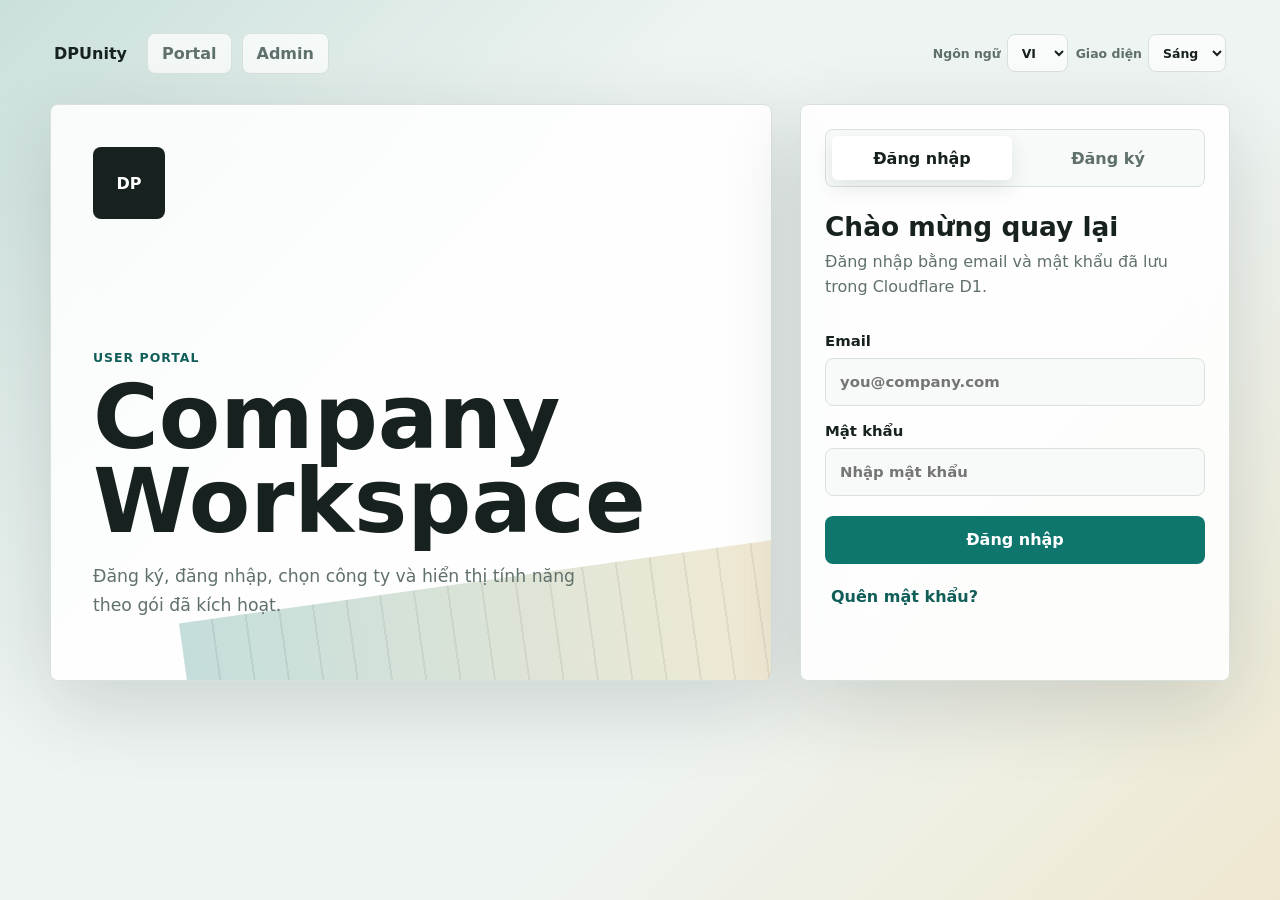
<file: index.html>
<!doctype html>
<html lang="vi">
<head>
  <meta charset="utf-8">
  <meta name="viewport" content="width=device-width, initial-scale=1">
  <meta name="description" content="DPUnity user portal">
  <title>DPUnity Portal</title>
  <link rel="stylesheet" href="./styles.css">
</head>
<body>
  <main class="app-shell">
    <header class="topbar">
      <a class="brand-link" href="./index.html">DPUnity</a>
      <nav>
        <a href="./index.html">Portal</a>
        <a href="./admin.html">Admin</a>
      </nav>
    </header>

    <section class="hero-grid">
      <div class="brand-panel compact">
        <div class="brand-mark">DP</div>
        <div>
          <p class="eyebrow">User Portal</p>
          <h1>Company Workspace</h1>
          <p class="lead">Đăng ký, đăng nhập, chọn công ty và hiển thị tính năng theo gói đã kích hoạt.</p>
        </div>
      </div>

      <section class="auth-panel" aria-label="Authentication">
        <div class="tabs" role="tablist" aria-label="Auth mode">
          <button class="tab active" id="loginTab" type="button" role="tab" aria-selected="true" aria-controls="loginForm">Đăng nhập</button>
          <button class="tab" id="registerTab" type="button" role="tab" aria-selected="false" aria-controls="registerForm">Đăng ký</button>
        </div>

        <form class="form active" id="loginForm" autocomplete="on">
          <div class="form-head">
            <h2>Chào mừng quay lại</h2>
          <p>Đăng nhập bằng email và mật khẩu đã lưu trong Cloudflare D1.</p>
          </div>
          <label>Email<input name="email" type="email" placeholder="you@company.com" autocomplete="email" required></label>
          <label>Mật khẩu<input name="password" type="password" placeholder="Nhập mật khẩu" autocomplete="current-password" required></label>
          <button class="primary" type="submit">Đăng nhập</button>
          <button class="link-button" id="forgotPasswordButton" type="button">Quên mật khẩu?</button>
        </form>

        <form class="form" id="forgotPasswordForm" autocomplete="on">
          <div class="form-head">
            <h2>Quên mật khẩu</h2>
            <p>Nhập email tài khoản. Hệ thống sẽ tạo yêu cầu để SuperRootAdmin đặt lại mật khẩu.</p>
          </div>
          <label>Email<input name="email" type="email" placeholder="you@company.com" autocomplete="email" required></label>
          <div class="button-row">
            <button class="primary" type="submit">Gửi yêu cầu</button>
            <button class="secondary" id="backToLoginButton" type="button">Quay lại</button>
          </div>
        </form>

        <form class="form" id="registerForm" autocomplete="on">
          <div class="form-head">
            <h2>Tạo tài khoản</h2>
          <p>Tài khoản sẽ được lưu trong Cloudflare D1 và dùng được trên mọi thiết bị.</p>
          </div>
          <label>Họ tên<input name="name" type="text" placeholder="Nguyễn Văn A" autocomplete="name" minlength="2" required></label>
          <label>Email<input name="email" type="email" placeholder="you@company.com" autocomplete="email" required></label>
          <label>Mật khẩu<input name="password" type="password" placeholder="Tối thiểu 8 ký tự" autocomplete="new-password" minlength="8" required></label>
          <button class="primary" type="submit">Tạo tài khoản</button>
        </form>

        <section class="dashboard" id="dashboard" aria-live="polite">
          <div>
            <p class="eyebrow">Đã đăng nhập</p>
            <h2 id="welcomeName">Xin chào</h2>
            <p id="welcomeEmail"></p>
          </div>
          <button class="secondary" id="logoutButton" type="button">Đăng xuất</button>
        </section>

        <p class="message" id="message" role="status" aria-live="polite"></p>
      </section>
    </section>

    <section class="workspace hidden" id="companySection">
      <div class="section-head">
        <div>
          <p class="eyebrow">Company</p>
          <h2>Chọn công ty</h2>
        </div>
        <button class="secondary" id="refreshCompaniesButton" type="button">Tải lại</button>
      </div>
      <div class="company-list" id="companyList"></div>
    </section>
  </main>

  <script src="./ui.js?v=20260613-vi-diacritics"></script>
  <script src="./config.js"></script>
  <script src="./app.js?v=20260613-vi-diacritics"></script>
</body>
</html>
</file>
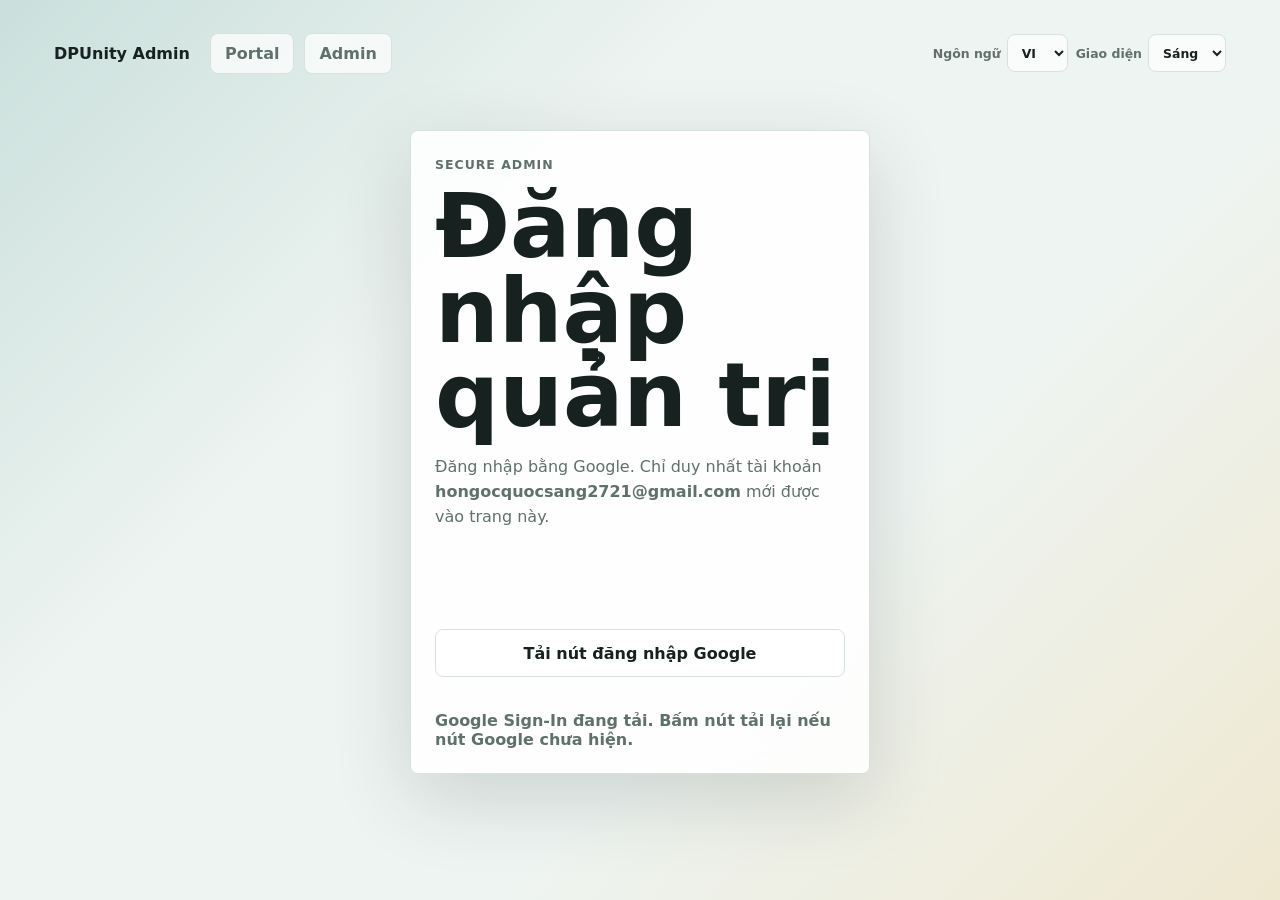
<file: admin.html>
<!doctype html>
<html lang="vi">
<head>
  <meta charset="utf-8">
  <meta name="viewport" content="width=device-width, initial-scale=1">
  <meta name="description" content="DPUnity admin console">
  <title>DPUnity Admin</title>
  <link rel="stylesheet" href="./styles.css">
</head>
<body>
  <main class="app-shell">
    <header class="topbar">
      <a class="brand-link" href="./admin.html">DPUnity Admin</a>
      <nav>
        <a href="./index.html">Portal</a>
        <a href="./admin.html">Admin</a>
      </nav>
    </header>

    <section class="auth-panel admin-login-panel" id="adminLoginPanel" aria-label="Admin login">
      <form class="form active" id="adminLoginForm" autocomplete="on">
        <div class="form-head">
          <p class="eyebrow">Secure Admin</p>
          <h1>Đăng nhập quản trị</h1>
          <p>Đăng nhập bằng Google. Chỉ duy nhất tài khoản <strong>hongocquocsang2721@gmail.com</strong> mới được vào trang này.</p>
        </div>
        <div class="google-login" id="googleSignInButton"></div>
        <button class="secondary" id="googleFallbackButton" type="button">Tải nút đăng nhập Google</button>
        <p class="message" id="adminLoginMessage" role="status" aria-live="polite"></p>
      </form>
    </section>

    <section class="workspace hidden" id="adminHeader">
      <div class="section-head">
        <div>
          <p class="eyebrow">Control Center</p>
          <h1>Quản trị hệ thống</h1>
          <p class="muted" id="adminIdentity"></p>
        </div>
        <div class="button-row">
          <button class="secondary" id="refreshButton" type="button">Tải lại</button>
          <button class="danger" id="adminLogoutButton" type="button">Đăng xuất</button>
        </div>
      </div>
      <p class="message" id="adminMessage" role="status" aria-live="polite"></p>
    </section>

    <section class="admin-grid hidden" id="adminContent">
      <article class="manager-panel">
        <h2>User đã đăng ký</h2>
        <form class="inline-form" id="userForm">
          <input type="hidden" name="id">
          <label>Họ tên<input name="name" type="text" required></label>
          <label>Email<input name="email" type="email" required></label>
          <label>Mật khẩu<input name="password" type="password" placeholder="Nhập khi tạo hoặc đổi mật khẩu"></label>
          <label>Role<input name="role" type="text" value="user" placeholder="user, rootadmin"></label>
          <div class="button-row">
            <button class="primary" type="submit">Lưu user</button>
            <button class="secondary" type="button" data-reset-form="userForm">Mới</button>
          </div>
        </form>
        <div class="table-wrap">
          <table>
            <thead><tr><th>Name</th><th>Email</th><th>Role</th><th></th></tr></thead>
            <tbody id="usersTable"></tbody>
          </table>
        </div>
      </article>

      <article class="manager-panel">
        <h2>Gói kích hoạt</h2>
        <form class="inline-form" id="packageForm">
          <input type="hidden" name="id">
          <label>Tên gói<input name="name" type="text" placeholder="Web" required></label>
          <label>Code<input name="code" type="text" placeholder="web" required></label>
          <label>Mô tả<input name="description" type="text" placeholder="Kích hoạt tính năng web"></label>
          <div class="button-row">
            <button class="primary" type="submit">Lưu gói</button>
            <button class="secondary" type="button" data-reset-form="packageForm">Mới</button>
          </div>
        </form>
        <div class="table-wrap">
          <table>
            <thead><tr><th>Name</th><th>Code</th><th>Description</th><th></th></tr></thead>
            <tbody id="packagesTable"></tbody>
          </table>
        </div>
      </article>

      <article class="manager-panel">
        <h2>Yêu cầu quên mật khẩu</h2>
        <div class="table-wrap">
          <table>
            <thead><tr><th>Email</th><th>User</th><th>Status</th><th></th></tr></thead>
            <tbody id="passwordResetTable"></tbody>
          </table>
        </div>
      </article>

      <article class="manager-panel wide">
        <h2>Công ty</h2>
        <form class="inline-form company-form" id="companyForm">
          <input type="hidden" name="id">
          <label>Tên công ty<input name="name" type="text" required></label>
          <label>Root admin<select name="rootAdminUserId" id="rootAdminSelect"></select></label>
          <fieldset>
            <legend>Gói được kích hoạt</legend>
            <div class="check-grid" id="companyPackageChecks"></div>
          </fieldset>
          <div class="button-row">
            <button class="primary" type="submit">Lưu công ty</button>
            <button class="secondary" type="button" data-reset-form="companyForm">Mới</button>
          </div>
        </form>
        <div class="table-wrap">
          <table>
            <thead><tr><th>Company</th><th>Root admin</th><th>Packages</th><th></th></tr></thead>
            <tbody id="companiesTable"></tbody>
          </table>
        </div>
      </article>
    </section>
  </main>

  <script src="https://accounts.google.com/gsi/client" async defer></script>
  <script src="./ui.js?v=20260613-vi-diacritics"></script>
  <script src="./config.js"></script>
  <script src="./admin.js?v=20260613-vi-diacritics"></script>
</body>
</html>
</file>
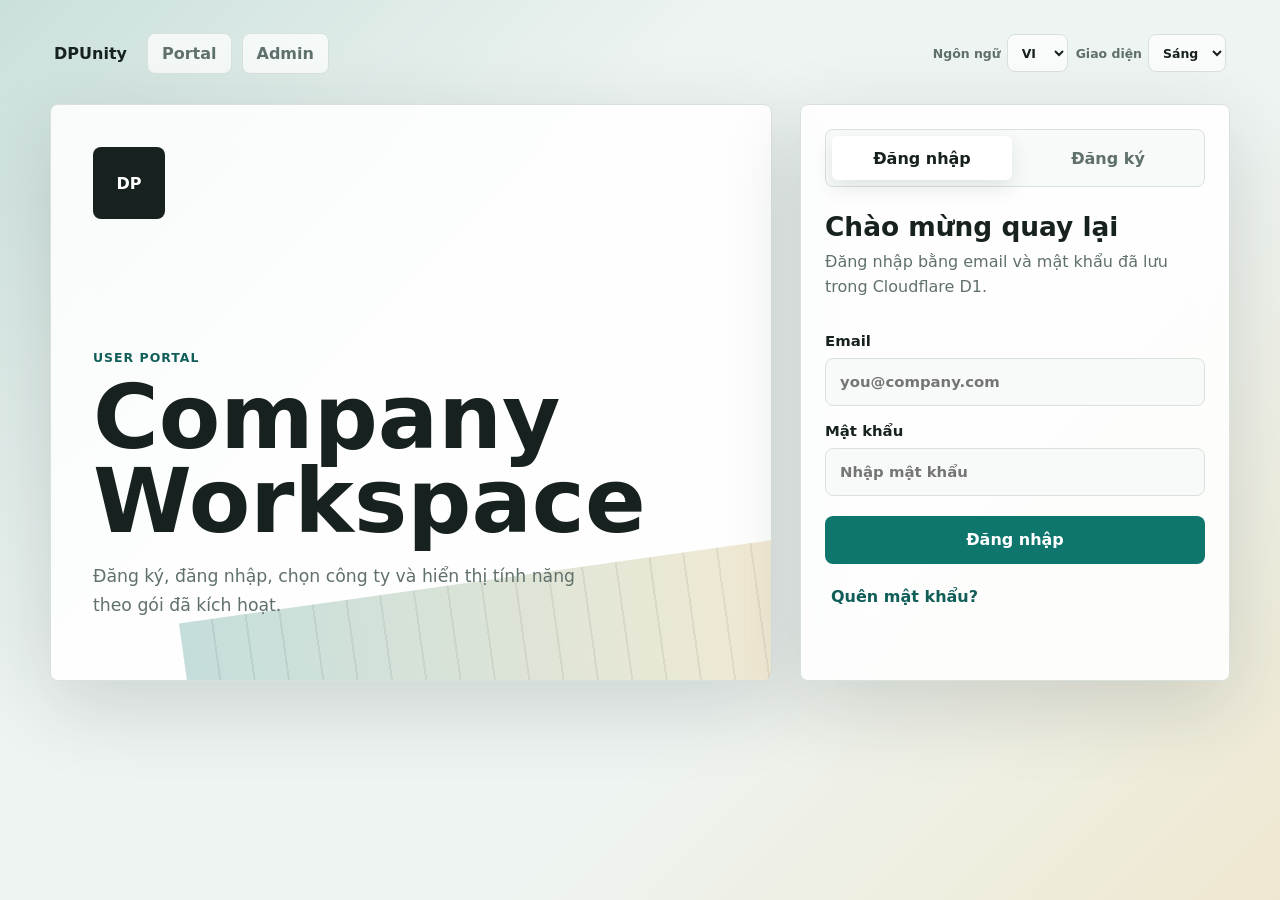
<file: workspace.html>
<!doctype html>
<html lang="vi">
<head>
  <meta charset="utf-8">
  <meta name="viewport" content="width=device-width, initial-scale=1">
  <meta name="description" content="DPUnity company workspace">
  <title>DPUnity Workspace</title>
  <link rel="stylesheet" href="./styles.css">
</head>
<body>
  <main class="app-shell">
    <header class="topbar">
      <a class="brand-link" href="./index.html">DPUnity</a>
      <nav>
        <a href="./index.html">Portal</a>
        <a href="./admin.html">Admin</a>
      </nav>
    </header>

    <section class="workspace">
      <div class="section-head">
        <div>
          <p class="eyebrow">Workspace</p>
          <h1 id="workspaceCompanyName">Đang tải</h1>
          <p class="muted" id="workspaceUser"></p>
        </div>
        <a class="secondary nav-button" href="./index.html">Đổi công ty</a>
      </div>
      <p class="message" id="workspaceMessage" role="status" aria-live="polite"></p>
    </section>

    <section class="workspace-tabs hidden" id="workspaceTabs">
      <button class="tab active" type="button" data-view="dashboard">Dashboard</button>
      <button class="tab" type="button" data-view="people">Nhân sự</button>
      <button class="tab" type="button" data-view="notes">Sticky Note</button>
    </section>

    <section class="workspace" id="dashboardView">
      <div id="dashboardContent"></div>
    </section>

    <section class="workspace hidden" id="notesView">
      <div class="section-head">
        <div>
          <p class="eyebrow">Sticky Notes</p>
          <h2>Ghi chú công ty</h2>
        </div>
      </div>
      <form class="inline-form" id="stickyForm">
        <input type="hidden" name="id">
        <label>Tiêu đề<input name="title" type="text" placeholder="Công việc cần nhớ"></label>
        <label>Màu nền<input name="color" type="color" value="#fff7ad"></label>
        <fieldset class="wide-field">
          <legend>Quyền xem</legend>
          <div class="check-grid" id="noteViewerList"></div>
        </fieldset>
        <label class="wide-field">Nội dung<textarea name="content" rows="4" required></textarea></label>
        <div class="button-row">
          <button class="primary" type="submit">Lưu note</button>
          <button class="secondary" id="resetStickyButton" type="button">Mới</button>
        </div>
      </form>
      <div class="sticky-grid" id="stickyList"></div>
    </section>

    <section class="workspace hidden" id="peopleView">
      <div class="section-head">
        <div>
          <p class="eyebrow">People</p>
          <h2>Quản lý nhân sự</h2>
        </div>
      </div>
      <form class="inline-form" id="memberForm">
        <label>Email thành viên<input name="email" type="email" placeholder="user@company.com" required></label>
        <label>Vai trò
          <select name="role">
            <option value="member">Member</option>
            <option value="rootadmin">Root admin</option>
          </select>
        </label>
        <div class="button-row">
          <button class="primary" type="submit">Thêm thành viên</button>
        </div>
      </form>
      <div class="table-wrap" id="memberList"></div>
    </section>
  </main>

  <script src="./ui.js?v=20260613-vi-diacritics"></script>
  <script src="./config.js"></script>
  <script src="./workspace.js?v=20260613-vi-diacritics"></script>
</body>
</html>
</file>
<file: styles.css>
:root {
  color-scheme: light;
  --ink: #17211f;
  --muted: #60706c;
  --line: #d9e1dc;
  --panel: #ffffff;
  --field: #f7faf8;
  --surface: rgba(255, 255, 255, 0.86);
  --surface-strong: rgba(255, 255, 255, 0.94);
  --nav-surface: rgba(255, 255, 255, 0.72);
  --body-bg: #eef4f1;
  --tab-active: #ffffff;
  --accent: #0f766e;
  --accent-strong: #115e59;
  --amber: #f59e0b;
  --rose: #e11d48;
  --shadow: 0 24px 80px rgba(24, 38, 35, 0.16);
  font-family: Inter, ui-sans-serif, system-ui, -apple-system, BlinkMacSystemFont, "Segoe UI", sans-serif;
}

[data-theme="dark"] {
  color-scheme: dark;
  --ink: #eef8f5;
  --muted: #9fb2ad;
  --line: #2b3d38;
  --panel: #111c19;
  --field: #172521;
  --surface: rgba(17, 28, 25, 0.9);
  --surface-strong: rgba(22, 34, 31, 0.96);
  --nav-surface: rgba(17, 28, 25, 0.82);
  --body-bg: #0c1412;
  --tab-active: #22332f;
  --accent: #2dd4bf;
  --accent-strong: #5eead4;
  --amber: #fbbf24;
  --rose: #fb7185;
  --shadow: 0 24px 80px rgba(0, 0, 0, 0.34);
}

* {
  box-sizing: border-box;
}

body {
  margin: 0;
  min-height: 100vh;
  color: var(--ink);
  background:
    linear-gradient(135deg, rgba(15, 118, 110, 0.16), transparent 34%),
    linear-gradient(315deg, rgba(245, 158, 11, 0.14), transparent 36%),
    var(--body-bg);
}

button,
input,
select,
textarea {
  font: inherit;
}

a {
  color: inherit;
  text-decoration: none;
}

.shell {
  width: min(1120px, calc(100% - 32px));
  min-height: 100vh;
  margin: 0 auto;
  display: grid;
  grid-template-columns: minmax(0, 1fr) 430px;
  gap: 28px;
  align-items: center;
  padding: 32px 0;
}

.app-shell {
  width: min(1180px, calc(100% - 32px));
  min-height: 100vh;
  margin: 0 auto;
  padding: 24px 0 48px;
}

.topbar {
  min-height: 58px;
  display: flex;
  align-items: center;
  justify-content: space-between;
  gap: 20px;
  margin-bottom: 22px;
  padding: 0 4px;
}

.brand-link {
  font-weight: 900;
}

.topbar nav {
  display: flex;
  gap: 10px;
}

.topbar nav a {
  padding: 10px 14px;
  border: 1px solid var(--line);
  border-radius: 8px;
  background: var(--nav-surface);
  color: var(--muted);
  font-weight: 750;
}

.preference-controls {
  display: flex;
  align-items: center;
  gap: 8px;
  margin-left: auto;
}

.preference-controls label {
  display: flex;
  align-items: center;
  gap: 6px;
  color: var(--muted);
  font-size: 0.78rem;
  font-weight: 800;
}

.preference-controls select {
  width: auto;
  min-height: 38px;
  padding: 0 10px;
  border-radius: 8px;
  background: var(--nav-surface);
}

.hero-grid {
  display: grid;
  grid-template-columns: minmax(0, 1fr) 430px;
  gap: 28px;
  align-items: stretch;
}

.brand-panel,
.auth-panel {
  background: var(--surface);
  border: 1px solid var(--line);
  box-shadow: var(--shadow);
  backdrop-filter: blur(18px);
}

.brand-panel {
  min-height: 620px;
  display: flex;
  flex-direction: column;
  justify-content: space-between;
  padding: 42px;
  border-radius: 8px;
  overflow: hidden;
  position: relative;
}

.brand-panel.compact {
  min-height: 480px;
}

.brand-panel::after {
  content: "";
  position: absolute;
  inset: auto -20% -30% 20%;
  height: 280px;
  background:
    linear-gradient(90deg, rgba(15, 118, 110, 0.24), rgba(245, 158, 11, 0.18)),
    repeating-linear-gradient(90deg, transparent 0 32px, rgba(23, 33, 31, 0.08) 32px 34px);
  transform: rotate(-8deg);
}

.brand-panel > * {
  position: relative;
  z-index: 1;
}

.brand-mark {
  width: 72px;
  height: 72px;
  display: grid;
  place-items: center;
  border-radius: 8px;
  background: var(--ink);
  color: white;
  font-weight: 800;
  letter-spacing: 0;
}

.eyebrow {
  margin: 0 0 10px;
  color: var(--accent-strong);
  font-size: 0.78rem;
  font-weight: 800;
  letter-spacing: 0.08em;
  text-transform: uppercase;
}

h1,
h2,
p {
  margin-top: 0;
}

h1 {
  max-width: 680px;
  margin-bottom: 18px;
  font-size: clamp(3.4rem, 7vw, 6.6rem);
  line-height: 0.94;
  letter-spacing: 0;
}

.lead {
  max-width: 520px;
  color: var(--muted);
  font-size: 1.08rem;
  line-height: 1.7;
}

.stats {
  display: grid;
  grid-template-columns: repeat(3, minmax(0, 1fr));
  gap: 12px;
}

.stats div {
  min-height: 118px;
  padding: 18px;
  border: 1px solid var(--line);
  border-radius: 8px;
  background: rgba(255, 255, 255, 0.72);
}

.stats span {
  display: block;
  margin-bottom: 10px;
  font-weight: 800;
  color: var(--ink);
}

.stats small {
  color: var(--muted);
  line-height: 1.5;
}

.auth-panel {
  border-radius: 8px;
  padding: 24px;
}

.tabs {
  display: grid;
  grid-template-columns: 1fr 1fr;
  gap: 6px;
  padding: 6px;
  margin-bottom: 24px;
  border: 1px solid var(--line);
  border-radius: 8px;
  background: var(--field);
}

.tab {
  min-height: 44px;
  border: 0;
  border-radius: 6px;
  background: transparent;
  color: var(--muted);
  cursor: pointer;
  font-weight: 750;
}

.tab.active {
  background: var(--tab-active);
  color: var(--ink);
  box-shadow: 0 8px 20px rgba(24, 38, 35, 0.1);
}

.form {
  display: none;
}

.form.active {
  display: grid;
  gap: 16px;
}

.form-head h2,
.dashboard h2 {
  margin-bottom: 8px;
  font-size: 1.65rem;
}

.form-head p,
.dashboard p {
  color: var(--muted);
  line-height: 1.55;
}

label {
  display: grid;
  gap: 8px;
  color: var(--ink);
  font-size: 0.93rem;
  font-weight: 700;
}

input,
select,
textarea {
  width: 100%;
  min-height: 48px;
  padding: 0 14px;
  border: 1px solid var(--line);
  border-radius: 8px;
  outline: none;
  background: var(--field);
  color: var(--ink);
}

textarea {
  min-height: 120px;
  padding: 12px 14px;
  resize: vertical;
}

input:focus,
select:focus,
textarea:focus {
  border-color: var(--accent);
  box-shadow: 0 0 0 4px rgba(15, 118, 110, 0.14);
}

.primary,
.secondary,
.danger {
  min-height: 48px;
  border: 0;
  border-radius: 8px;
  cursor: pointer;
  font-weight: 800;
}

.link-button {
  min-height: 34px;
  border: 0;
  background: transparent;
  color: var(--accent-strong);
  cursor: pointer;
  font-weight: 800;
  text-align: left;
}

.primary {
  margin-top: 4px;
  background: var(--accent);
  color: white;
}

.primary:hover {
  background: var(--accent-strong);
}

.secondary {
  padding: 0 18px;
  border: 1px solid var(--line);
  background: var(--surface-strong);
  color: var(--ink);
}

.danger {
  padding: 0 14px;
  border: 1px solid rgba(225, 29, 72, 0.32);
  background: #fff1f2;
  color: var(--rose);
}

.small {
  min-height: 34px;
  padding: 0 10px;
  font-size: 0.86rem;
}

.dashboard {
  display: none;
  gap: 18px;
  padding: 22px;
  border: 1px solid var(--line);
  border-radius: 8px;
  background: var(--field);
}

.dashboard.active {
  display: grid;
}

.message {
  min-height: 24px;
  margin: 18px 0 0;
  color: var(--muted);
  font-weight: 700;
}

.message.success {
  color: var(--accent-strong);
}

.message.error {
  color: var(--rose);
}

.hidden {
  display: none !important;
}

.workspace,
.manager-panel,
.data-card,
.intro-panel {
  border: 1px solid var(--line);
  border-radius: 8px;
  background: var(--surface);
  box-shadow: 0 18px 58px rgba(24, 38, 35, 0.1);
}

.workspace {
  margin-top: 24px;
  padding: 24px;
}

.section-head {
  display: flex;
  align-items: center;
  justify-content: space-between;
  gap: 20px;
  margin-bottom: 18px;
}

.section-head h1,
.section-head h2 {
  margin-bottom: 0;
}

.admin-grid {
  display: grid;
  grid-template-columns: repeat(2, minmax(0, 1fr));
  gap: 18px;
}

.admin-login-panel {
  width: min(460px, 100%);
  margin: 48px auto 0;
}

.google-login {
  min-height: 44px;
  display: flex;
  align-items: center;
  margin-top: 8px;
}

.manager-panel {
  padding: 22px;
}

.manager-panel.wide {
  grid-column: 1 / -1;
}

.manager-panel h2 {
  margin-bottom: 18px;
  font-size: 1.3rem;
}

.inline-form {
  display: grid;
  grid-template-columns: repeat(2, minmax(0, 1fr));
  gap: 14px;
  margin-bottom: 20px;
}

.inline-form label {
  font-size: 0.88rem;
}

.company-form {
  grid-template-columns: repeat(3, minmax(0, 1fr));
}

fieldset {
  margin: 0;
  padding: 12px;
  border: 1px solid var(--line);
  border-radius: 8px;
}

legend {
  padding: 0 6px;
  color: var(--muted);
  font-size: 0.86rem;
  font-weight: 800;
}

.button-row {
  display: flex;
  align-items: end;
  gap: 10px;
}

.table-wrap {
  overflow-x: auto;
}

table {
  width: 100%;
  border-collapse: collapse;
  font-size: 0.92rem;
}

th,
td {
  padding: 12px 10px;
  border-bottom: 1px solid var(--line);
  text-align: left;
  vertical-align: middle;
}

th {
  color: var(--muted);
  font-size: 0.78rem;
  letter-spacing: 0.08em;
  text-transform: uppercase;
}

.actions {
  display: flex;
  justify-content: flex-end;
  gap: 8px;
}

.check-grid,
.item-grid {
  display: grid;
  grid-template-columns: repeat(3, minmax(0, 1fr));
  gap: 12px;
}

.company-list {
  display: grid;
  gap: 10px;
}

.company-row {
  width: 100%;
  min-height: 74px;
  display: flex;
  align-items: center;
  justify-content: space-between;
  gap: 18px;
  padding: 14px 16px;
  border: 1px solid var(--line);
  border-radius: 8px;
  background: var(--surface-strong);
  color: var(--ink);
  cursor: pointer;
  text-align: left;
}

.company-row strong,
.company-row small {
  display: block;
}

.company-row small {
  margin-top: 4px;
  color: var(--muted);
}

.company-row.active {
  border-color: var(--accent);
  box-shadow: 0 0 0 4px rgba(15, 118, 110, 0.14);
}

.company-meta {
  display: flex;
  align-items: center;
  justify-content: flex-end;
  flex-wrap: wrap;
  gap: 8px;
}

.company-meta .pill-row {
  margin: 0;
}

.active-pill {
  background: var(--ink);
  color: white;
}

.workspace-tabs {
  display: flex;
  gap: 8px;
  margin-top: 24px;
}

.nav-button {
  display: inline-flex;
  align-items: center;
  justify-content: center;
}

.wide-field {
  grid-column: 1 / -1;
}

.sticky-grid {
  display: grid;
  grid-template-columns: repeat(3, minmax(0, 1fr));
  gap: 14px;
}

.sticky-note {
  min-height: 190px;
  display: flex;
  flex-direction: column;
  justify-content: space-between;
  gap: 16px;
  padding: 18px;
  border: 1px solid rgba(23, 33, 31, 0.12);
  border-radius: 8px;
  box-shadow: 0 16px 36px rgba(24, 38, 35, 0.1);
  color: #17211f;
}

.sticky-note p {
  white-space: pre-wrap;
}

.check-item {
  display: flex;
  align-items: center;
  gap: 8px;
  padding: 10px;
  border: 1px solid var(--line);
  border-radius: 8px;
  background: var(--field);
}

.check-item input {
  width: 18px;
  min-height: 18px;
}

.check-item span {
  color: var(--muted);
  font-size: 0.78rem;
}

.data-card,
.intro-panel {
  padding: 18px;
}

.data-card h3,
.intro-panel h3 {
  margin-bottom: 8px;
}

.muted {
  color: var(--muted);
}

.pill-row {
  display: flex;
  flex-wrap: wrap;
  gap: 8px;
  margin: 12px 0;
}

.pill {
  display: inline-flex;
  align-items: center;
  min-height: 28px;
  padding: 0 10px;
  border-radius: 999px;
  background: rgba(15, 118, 110, 0.1);
  color: var(--accent-strong);
  font-size: 0.82rem;
  font-weight: 800;
}

.muted-pill {
  background: var(--field);
  color: var(--muted);
}

@media (max-width: 900px) {
  .shell,
  .hero-grid {
    grid-template-columns: 1fr;
    align-items: start;
  }

  .brand-panel {
    min-height: auto;
    gap: 36px;
  }

  .brand-panel::after {
    display: none;
  }

  .admin-grid,
  .inline-form,
  .company-form,
  .check-grid,
  .item-grid,
  .sticky-grid {
    grid-template-columns: 1fr;
  }

  .company-row {
    align-items: flex-start;
    flex-direction: column;
  }

  .topbar {
    flex-wrap: wrap;
  }

  .preference-controls {
    width: 100%;
    justify-content: flex-end;
  }
}

@media (max-width: 620px) {
  .shell {
    width: min(100% - 20px, 1120px);
    padding: 10px 0;
    gap: 10px;
  }

  .brand-panel,
  .auth-panel {
    padding: 20px;
  }

  .brand-mark {
    width: 56px;
    height: 56px;
  }

  h1 {
    font-size: 3rem;
  }

  .stats {
    grid-template-columns: 1fr;
  }
}
</file>
